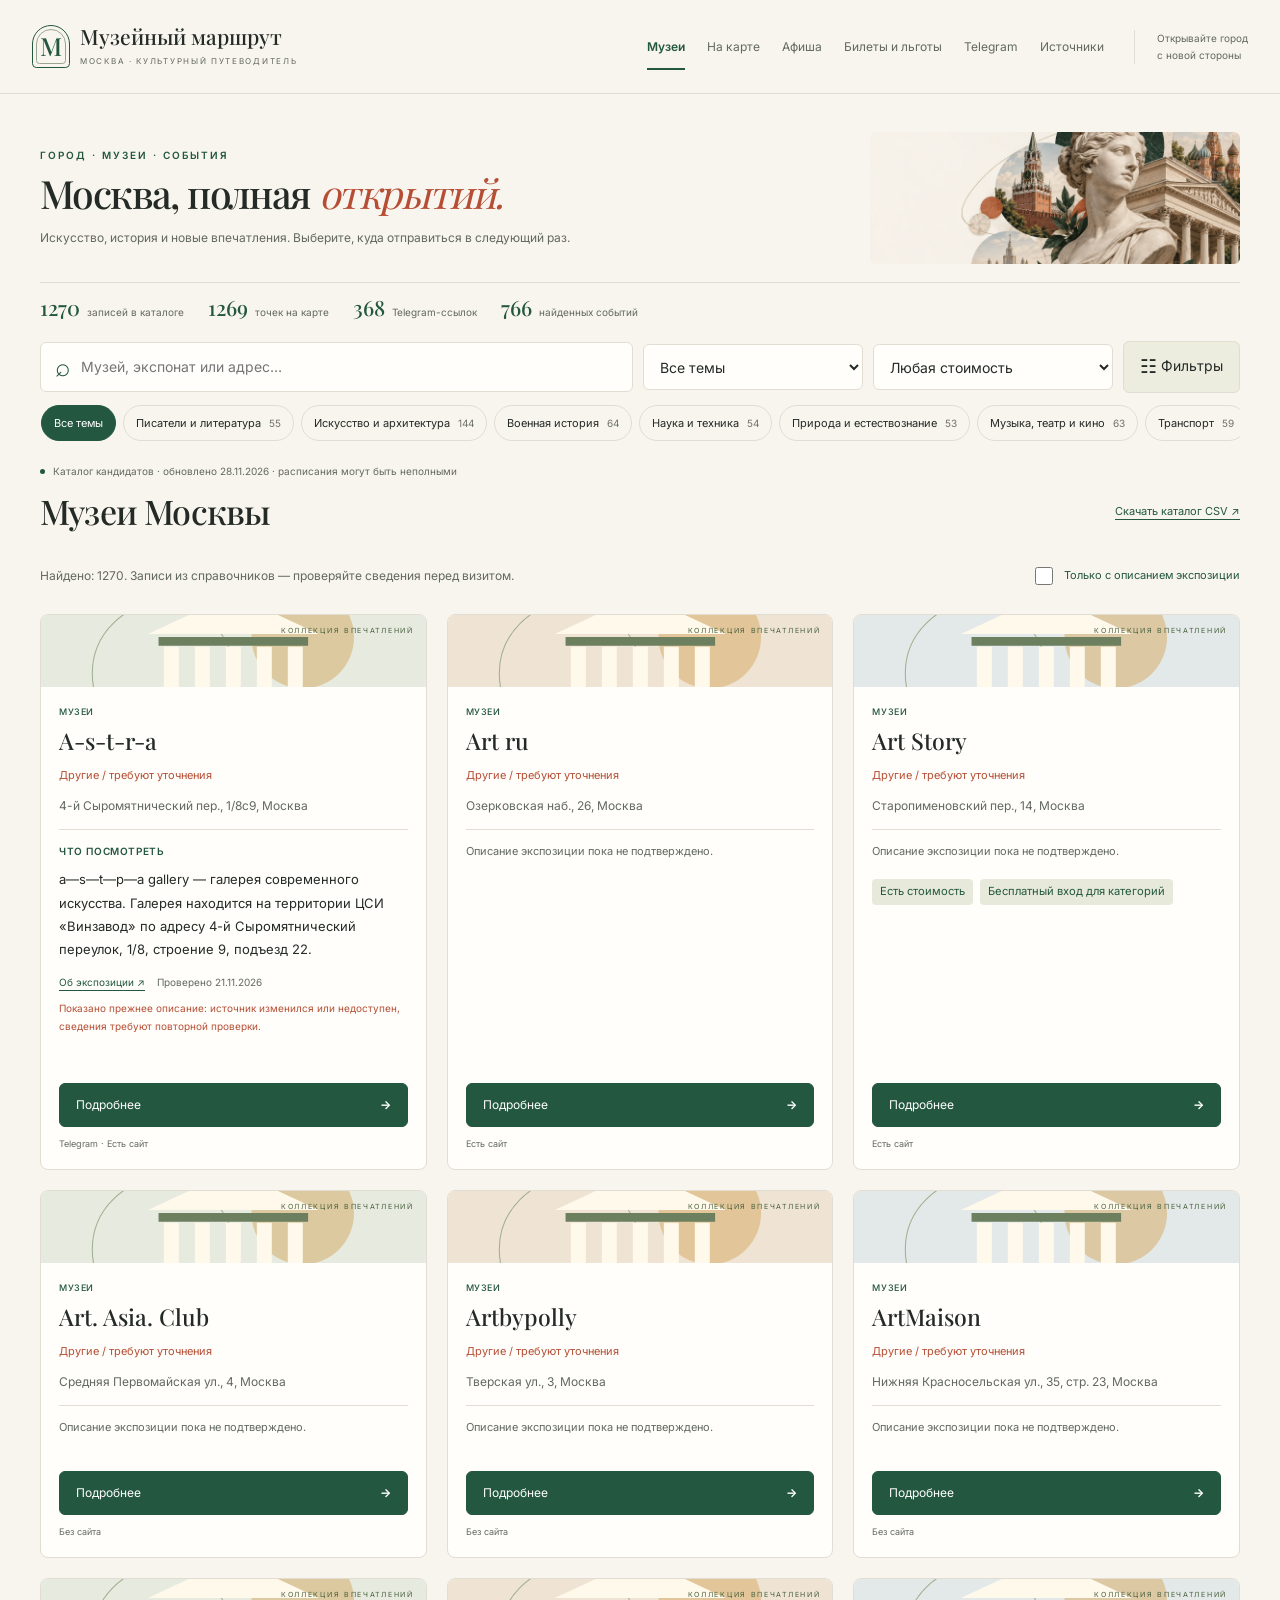
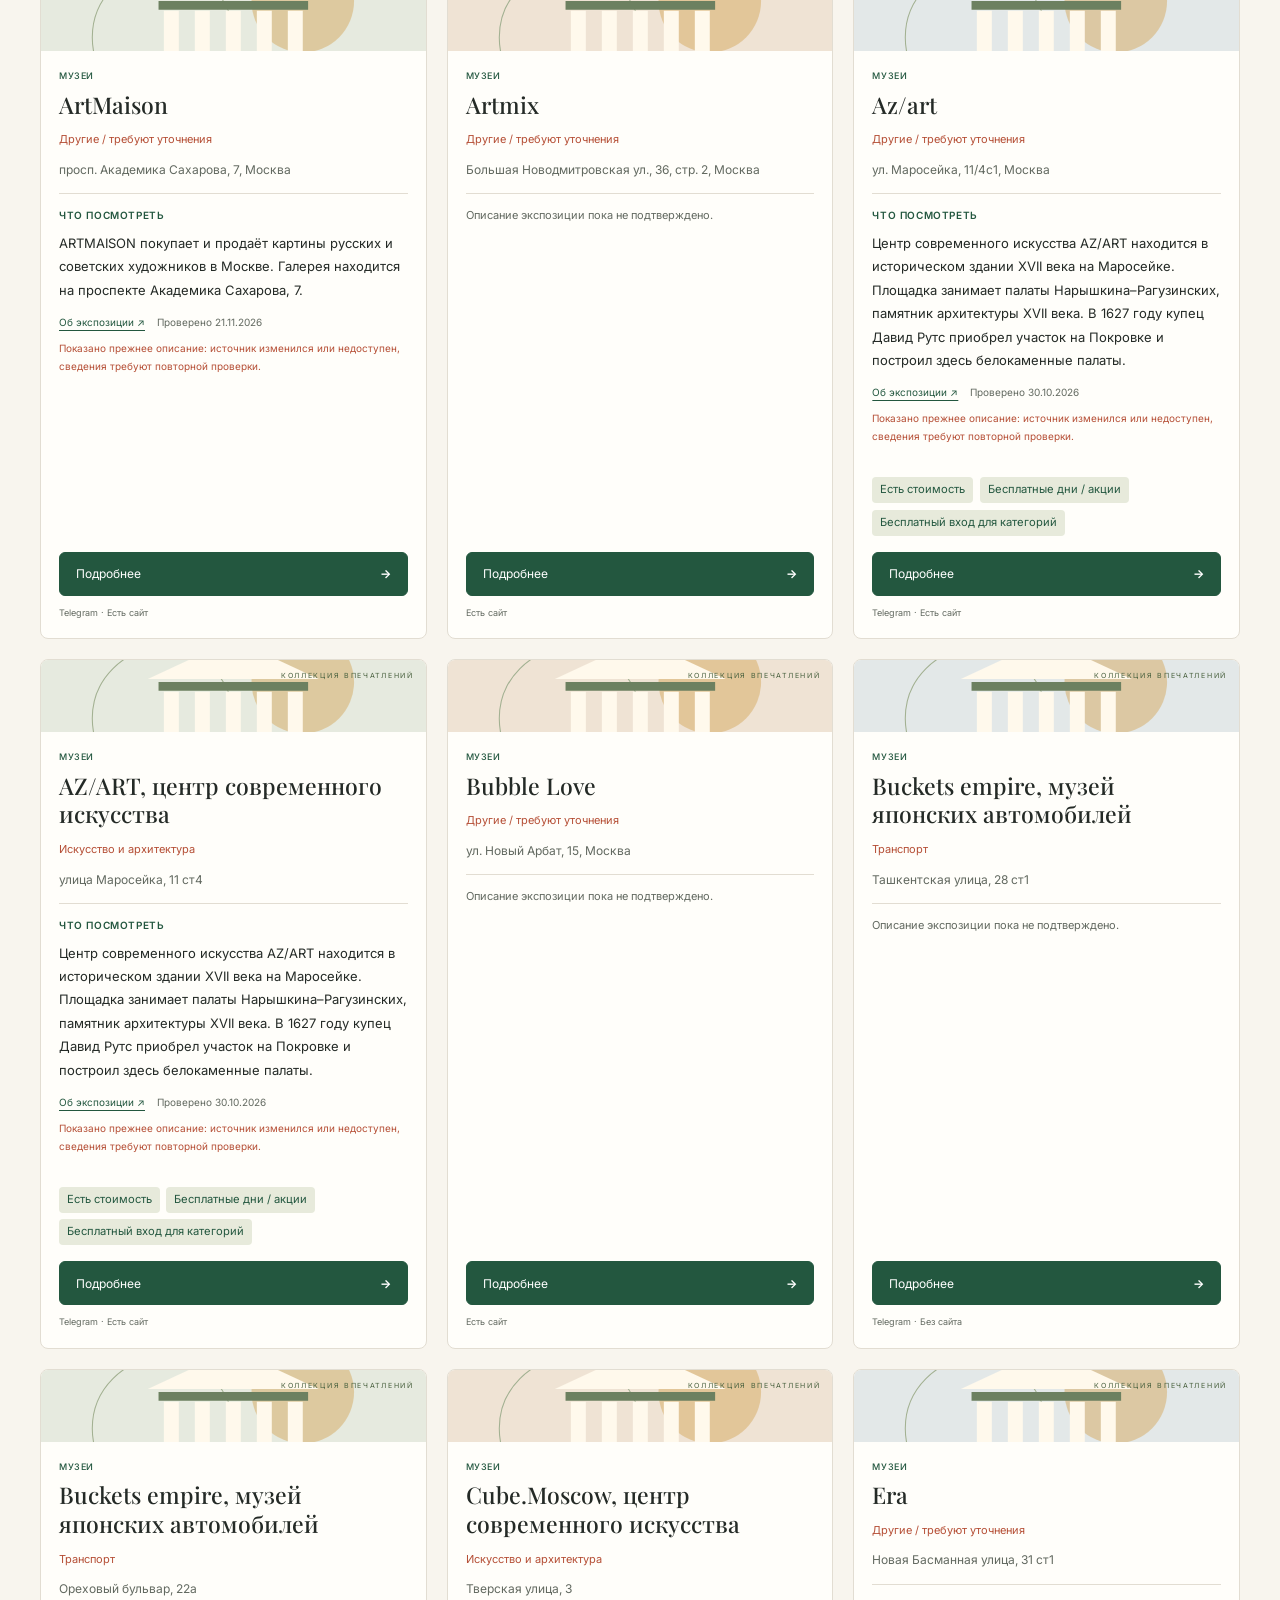
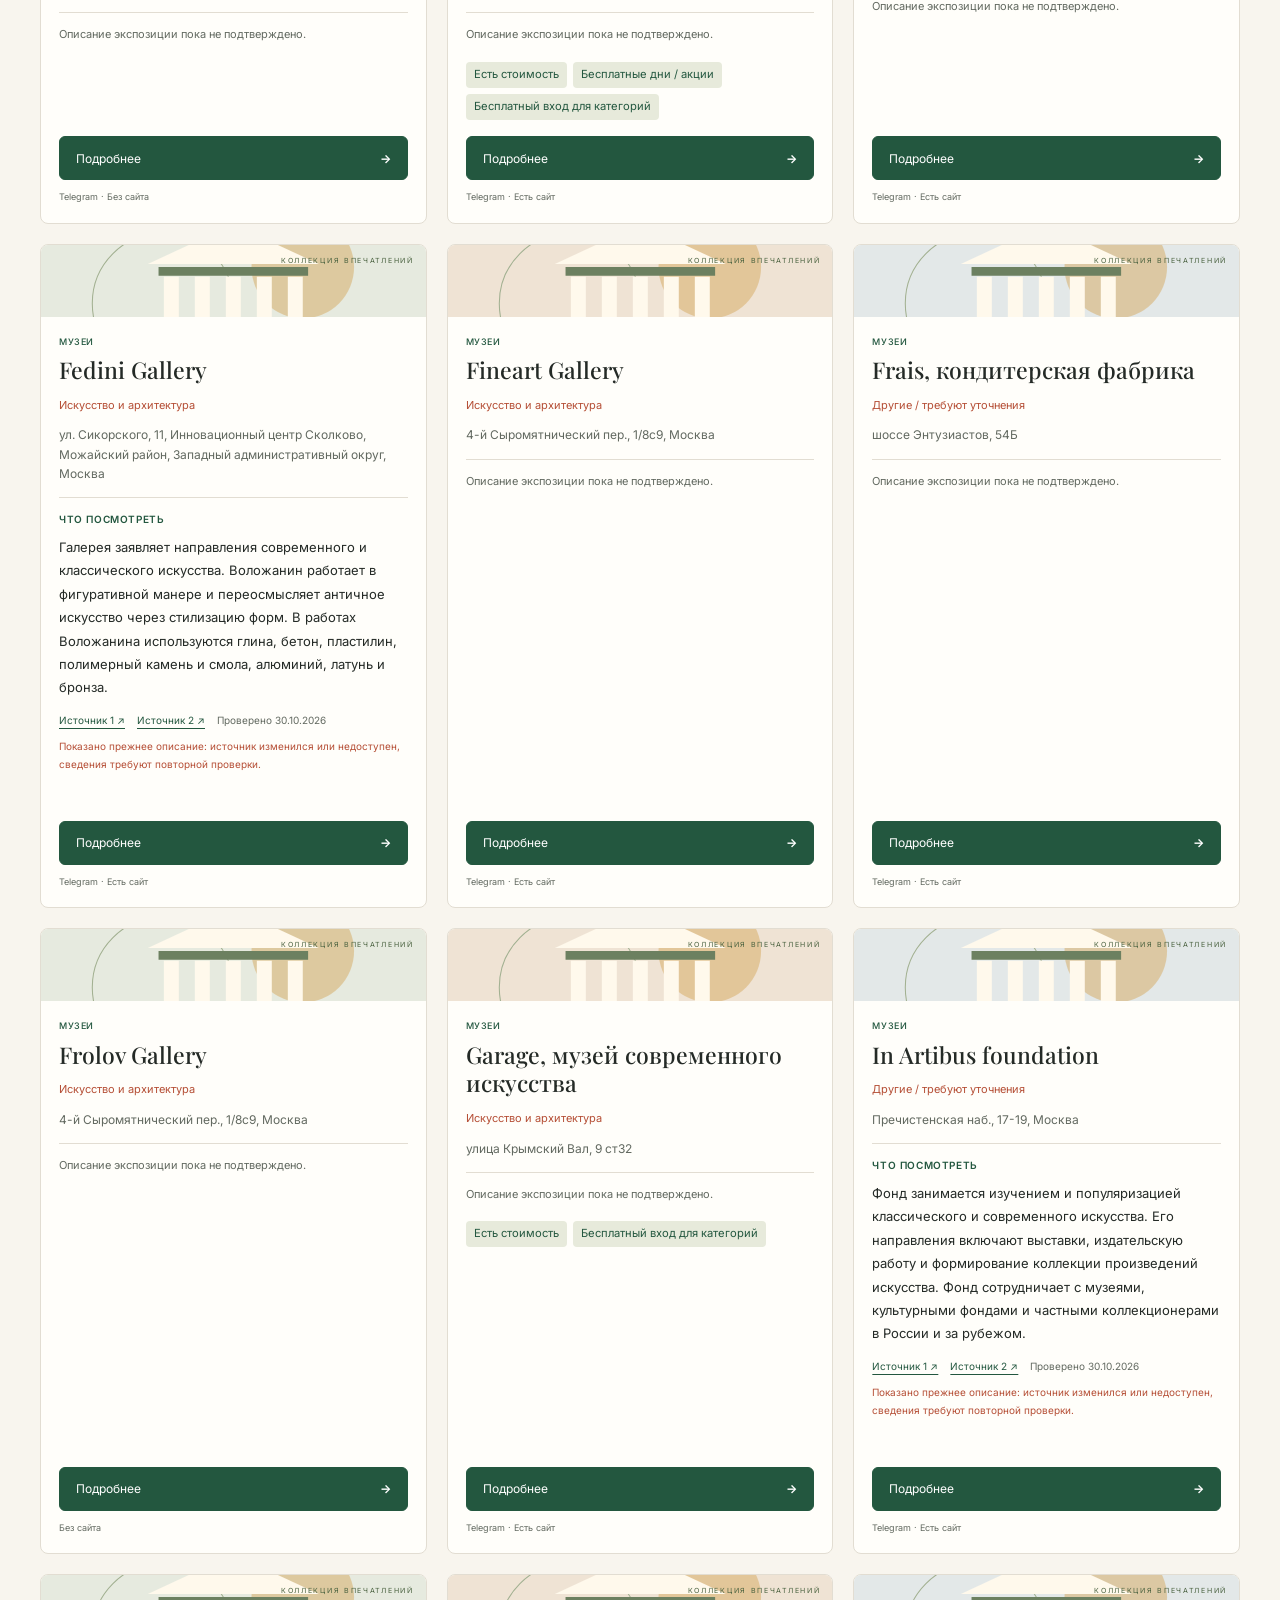
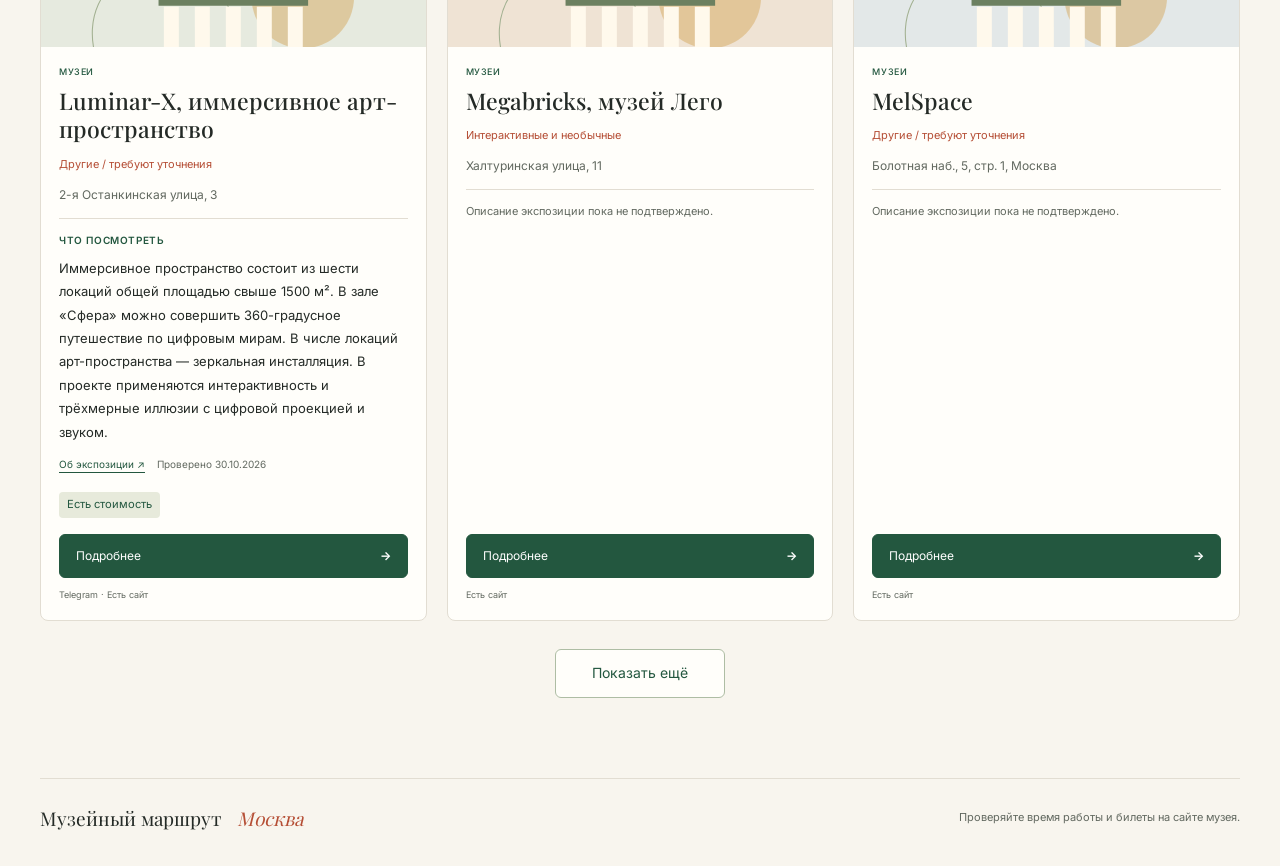
<file: index.html>
<!doctype html>
<html lang="ru">
<head>
  <meta charset="utf-8"><meta name="viewport" content="width=device-width,initial-scale=1">
  <title>Музейный маршрут — Москва</title>
  <meta name="description" content="Музеи и музеи-квартиры Москвы: каталог, карта, афиши и новости публичных Telegram-каналов.">
  <link rel="stylesheet" href="assets/fonts.css"><link rel="icon" href="icon.svg" type="image/svg+xml"><link rel="stylesheet" href="vendor/leaflet.css"><link rel="stylesheet" href="style.css?v=20261030-design2">
  <link rel="stylesheet" href="redesign.css?v=20261030-exposition1"><script defer src="vendor/leaflet.js"></script><script defer src="telegram-feed.js?v=20261121-links"></script><script defer src="admission-view.js?v=20261030-design2"></script><script defer src="update-status.js?v=20261030-exposition1"></script><script defer src="exposition-view.js?v=20261030-exposition1"></script><script defer src="app.js?v=20261030-exposition1"></script>
</head>
<body>
<a class="skip-link" href="#content">К содержимому</a><header class="site-header"><a class="brand" href="#catalog"><span class="brand-mark" aria-hidden="true">М</span><span>Музейный маршрут<small>МОСКВА · КУЛЬТУРНЫЙ ПУТЕВОДИТЕЛЬ</small></span></a><button id="toggle-navigation" class="navigation-toggle" aria-expanded="false" aria-controls="main-navigation" aria-label="Все разделы">☰</button><nav id="main-navigation" class="tabs" aria-label="Разделы"><button data-tab="catalog" class="active">Музеи</button><button data-tab="map">На карте</button><button data-tab="events">Афиша</button><button data-tab="admission">Билеты и льготы</button><button data-tab="telegram">Telegram</button><button data-tab="sources">Источники</button></nav><span class="edition">Открывайте город<br>с новой стороны</span></header>
  <main id="content">
    <section class="hero" aria-label="Музейный путеводитель"><div><p class="eyebrow">ГОРОД · МУЗЕИ · СОБЫТИЯ</p><h1>Москва, полная <em>открытий.</em></h1><p class="intro">Искусство, история и новые впечатления. <br>Выберите, куда отправиться в следующий раз.</p></div><div class="hero-art" aria-hidden="true"><img src="assets/museum-collage.webp" width="1536" height="1024" alt="" decoding="async"></div></section>
    <div id="stats" class="stats" aria-live="polite"></div>
    <details id="discovery-panel" class="discovery-shell" open><summary>Выбрать музеи и тематику</summary><section class="discovery" aria-label="Поиск и фильтры"><div class="searchbar"><label class="search"><span aria-hidden="true">⌕</span><input id="search" type="search" placeholder="Музей, экспонат или адрес…" aria-label="Поиск музеев и событий"></label><label><span class="sr-only">Тематика музея</span><select id="theme"><option value="">Все темы</option></select></label><label><span class="sr-only">Стоимость и бесплатное посещение</span><select id="admission-filter"><option value="">Любая стоимость</option><option value="prices">Есть данные о ценах</option><option value="free-days">Бесплатные дни / акции</option><option value="benefits">Бесплатный вход для категорий</option></select></label><button id="toggle-filters" class="filter-toggle" aria-expanded="false" aria-controls="extra-filters"><span aria-hidden="true">☷</span> Фильтры <span id="filter-count"></span></button></div><div id="extra-filters" class="extra-filters" hidden><label>Формат музея<select id="category"><option value="">Все форматы</option><option>Музеи-квартиры</option><option>Музеи</option></select></label><label>Порядок в каталоге<select id="sort"><option value="name">По названию А–Я</option><option value="name-desc">По названию Я–А</option><option value="theme">По тематике</option><option value="format">По формату музея</option></select></label><label class="check"><input type="checkbox" id="tg-only"> Есть Telegram</label><button id="reset" class="quiet">Сбросить все фильтры ↺</button></div><div id="theme-chips" class="theme-chips" aria-label="Тематика музеев"></div></section></details><div id="status" class="status" role="status">Загружаю каталог…</div>
    <section id="catalog" class="panel"><div class="section-title"><h2>Музеи Москвы</h2><a href="data/museums.csv" download>Скачать каталог CSV ↗</a></div><div class="catalog-results"><p id="catalog-count" class="muted"></p><label class="check"><input type="checkbox" id="exposition-only"> Только с описанием экспозиции</label></div><div id="museum-list" class="museum-grid"></div><button id="more" class="more">Показать ещё</button></section>
    <section id="map" class="panel" hidden><div class="section-title"><h2>Музеи на карте Москвы</h2><p id="map-count" class="muted"></p></div><div class="map-layout"><div id="map-canvas" aria-label="Карта музеев Москвы"></div><aside id="map-museums" aria-label="Музеи на карте"></aside></div><p class="muted">Координаты из справочников. Нажмите на точку, чтобы открыть музей. Подложка карты требует интернета.</p></section>
    <section id="events" class="panel" hidden><div class="section-title"><h2>Афиша музеев Москвы</h2></div><div class="calendar-controls"><button id="prev" aria-label="Предыдущий период">←</button><button id="today">Сегодня</button><button id="next" aria-label="Следующий период">→</button><strong id="period-label"></strong><div class="segments"><button data-period="week" class="active">Неделя</button><button data-period="month">Месяц</button><button data-period="year">Год</button></div><label><span class="sr-only">Тип события</span><select id="event-kind"><option value="">Все события</option><option>Лекция</option><option>Экскурсия</option><option>Событие</option></select></label></div><div class="calendar-filters"><label>Музей / источник <select id="calendar-source"><option value="">Все источники</option></select></label><label>Показывать <select id="calendar-mode"><option value="all">Все программы</option><option value="sessions">Сеансы и дни событий</option><option value="periods">Выставки и длительные программы</option></select></label></div><div id="calendar"></div><details class="calendar-notes"><summary>Источники и полнота расписания</summary><p id="calendar-coverage" class="muted"></p><p class="muted">Даты собираются из календарей, карточек и API сайтов. Отмены и площадку уточняйте по ссылке источника. Отсутствие событий не означает отсутствие программы.</p></details><button id="export-ics" class="quiet export-button">Скачать события в календарь .ics ↓</button><div id="event-list"></div><h3 class="agenda-title">Больше программ — в афишах музеев</h3><div id="agenda-list" class="link-grid"></div></section>
    <section id="admission" class="panel" hidden><div class="section-title"><h2>Билеты и бесплатное посещение</h2><a href="data/admission.csv" download>Скачать тарифы и льготы CSV ↗</a></div><p class="muted">Цены, категории посетителей и условия бесплатного входа с сайтов музеев. Разовый бесплатный день не означает бесплатное посещение в остальные дни; для некоторых льгот нужны документы и регистрация. Не все тарифы включают экскурсии и временные выставки.</p><label class="visitor-filter">Категория посетителя <select id="visitor-category"><option value="">Все опубликованные категории</option><option value="adult">Взрослые / полный билет</option><option value="children">Дети и школьники</option><option value="students">Студенты</option><option value="pensioners">Пенсионеры</option><option value="families">Многодетные семьи</option><option value="disabled">Посетители с инвалидностью</option><option value="veterans">Ветераны и военнослужащие</option></select></label><p id="admission-count" class="muted" role="status"></p><div id="admission-list"></div><button id="more-admission" class="more">Ещё музеи</button></section>
    <section id="telegram" class="panel" hidden>
      <div class="section-title"><div><h2>Новости музеев в Telegram</h2></div><span class="feed-edition" id="feed-updated"></span></div>
      <p class="muted">До пяти последних доступных постов каждого публичного канала на момент сбора. Полная публикация и медиа — по ссылке в Telegram.</p>
      <div class="feed-toolbar">
        <label class="search"><span aria-hidden="true">⌕</span><input id="post-search" type="search" placeholder="Найти в публикациях…" aria-label="Поиск по тексту публикаций"></label>
        <label><span class="sr-only">Дата публикации</span><select id="post-period"><option value="all">За всё время</option><option value="week">Последние 7 дней</option><option value="month">Последние 30 дней</option></select></label>
        <label><span class="sr-only">Порядок публикаций</span><select id="post-sort"><option value="new">Сначала новые</option><option value="old">Сначала старые</option></select></label>
        <button id="saved-posts" aria-pressed="false">Сохранённые <span id="saved-count">0</span></button>
        <button id="reset-feed" class="quiet">Сбросить ленту</button>
      </div>
      <div class="feed-layout">
        <aside class="feed-sidebar" aria-label="Каналы музеев">
          <h3>Каналы</h3><button id="toggle-channels" class="channel-toggle" aria-expanded="false" aria-controls="channel-tools">Каналы и поиск по музеям ↓</button><div id="channel-tools"><label class="search"><input id="channel-search" type="search" placeholder="Название или @канал…" aria-label="Найти канал"></label>
          <label class="sr-only" for="channel">Выбранный Telegram-канал</label><select id="channel"><option value="">Все каналы</option></select>
          <div id="feed-channels" class="feed-channels"></div>
          <details class="feed-unavailable"><summary id="channel-errors-summary">Недоступные каналы</summary><div id="channel-errors" class="muted"></div></details></div>
        </aside>
        <div class="feed-main"><div class="feed-summary"><p id="feed-count" role="status" aria-live="polite"></p><button id="feed-top" class="quiet">К началу ленты ↑</button></div><div id="post-list" class="post-feed"></div><button id="more-posts" class="more">Ещё публикации</button></div>
      </div>
    </section>
    <section id="sources" class="panel" hidden><div class="section-title"><h2>Откуда берутся данные</h2><a href="data/update-report.json" download>Скачать отчёт JSON ↗</a></div><div id="source-report"></div><h3>Последнее обновление</h3><div id="update-health" class="muted" role="status">Загружаю отчёт о проверке источников…</div><details class="methodology"><summary>Как устроен справочник и что важно знать</summary><p>Классификация по тематике предварительно определяется по названию музея; у одного музея может быть несколько тем. Неоднозначные записи отмечены отдельно. Это каталог кандидатов из локальных выгрузок 2ГИС и Яндекс.Карт. Дата исходных выгрузок неизвестна; в них возможны закрытые музеи, школьные музеи и дубли. Филиалы сохраняются отдельно, даже если у них один сайт.</p><p>Контакты и ссылки на афиши собираются с главной и до трёх связанных страниц. Расписание собирается индивидуальными адаптерами и общим поиском дат. Покрытие каждого сайта показано ниже. События общего музейного сайта могут относиться к нескольким филиалам — точное место смотрите в источнике.</p><p>Telegram-ссылка из справочника не подтверждает, что это официальный канал. Публичная страница должна отдавать публикации; закрытые каналы, чаты и боты могут быть недоступны.</p></details><h3>Мониторинг афиш</h3><p class="muted">«Нужен адаптер» означает, что общий сборщик не смог разобрать расписание; это не означает отсутствие событий. Исчезновение карточки не считается подтверждённой отменой.</p><p><a href="data/event-sources.csv" download>Скачать отчёт по сайтам CSV ↗</a></p><div id="event-source-table" class="source-table"></div><a href="data/catalog.json" download>Скачать полный JSON ↗</a></section>
  </main>
  <footer><span class="footer-brand">Музейный маршрут <em>Москва</em></span><span>Проверяйте время работы и билеты на сайте музея.</span></footer>
  <dialog id="museum-dialog" aria-labelledby="museum-detail-title"><button id="close-dialog" aria-label="Закрыть" class="close">×</button><div id="museum-detail"></div></dialog>
</body>
</html>
</file>
<file: assets/fonts.css>
@font-face {
  font-family: 'Inter';
  font-style: normal;
  font-weight: 400;
  font-display: swap;
  src: url(font-0.woff2) format('woff2');
}
@font-face {
  font-family: 'Inter';
  font-style: normal;
  font-weight: 500;
  font-display: swap;
  src: url(font-1.woff2) format('woff2');
}
@font-face {
  font-family: 'Inter';
  font-style: normal;
  font-weight: 600;
  font-display: swap;
  src: url(font-2.woff2) format('woff2');
}
@font-face {
  font-family: 'Inter';
  font-style: normal;
  font-weight: 700;
  font-display: swap;
  src: url(font-3.woff2) format('woff2');
}
@font-face {
  font-family: 'Playfair Display';
  font-style: normal;
  font-weight: 400;
  font-display: swap;
  src: url(font-4.woff2) format('woff2');
}
@font-face {
  font-family: 'Playfair Display';
  font-style: normal;
  font-weight: 500;
  font-display: swap;
  src: url(font-5.woff2) format('woff2');
}
@font-face {
  font-family: 'Playfair Display';
  font-style: normal;
  font-weight: 600;
  font-display: swap;
  src: url(font-6.woff2) format('woff2');
}
</file>
<file: vendor/leaflet.css>
/* required styles */

.leaflet-pane,
.leaflet-tile,
.leaflet-marker-icon,
.leaflet-marker-shadow,
.leaflet-tile-container,
.leaflet-pane > svg,
.leaflet-pane > canvas,
.leaflet-zoom-box,
.leaflet-image-layer,
.leaflet-layer {
	position: absolute;
	left: 0;
	top: 0;
	}
.leaflet-container {
	overflow: hidden;
	}
.leaflet-tile,
.leaflet-marker-icon,
.leaflet-marker-shadow {
	-webkit-user-select: none;
	   -moz-user-select: none;
	        user-select: none;
	  -webkit-user-drag: none;
	}
/* Prevents IE11 from highlighting tiles in blue */
.leaflet-tile::selection {
	background: transparent;
}
/* Safari renders non-retina tile on retina better with this, but Chrome is worse */
.leaflet-safari .leaflet-tile {
	image-rendering: -webkit-optimize-contrast;
	}
/* hack that prevents hw layers "stretching" when loading new tiles */
.leaflet-safari .leaflet-tile-container {
	width: 1600px;
	height: 1600px;
	-webkit-transform-origin: 0 0;
	}
.leaflet-marker-icon,
.leaflet-marker-shadow {
	display: block;
	}
/* .leaflet-container svg: reset svg max-width decleration shipped in Joomla! (joomla.org) 3.x */
/* .leaflet-container img: map is broken in FF if you have max-width: 100% on tiles */
.leaflet-container .leaflet-overlay-pane svg {
	max-width: none !important;
	max-height: none !important;
	}
.leaflet-container .leaflet-marker-pane img,
.leaflet-container .leaflet-shadow-pane img,
.leaflet-container .leaflet-tile-pane img,
.leaflet-container img.leaflet-image-layer,
.leaflet-container .leaflet-tile {
	max-width: none !important;
	max-height: none !important;
	width: auto;
	padding: 0;
	}

.leaflet-container img.leaflet-tile {
	/* See: https://bugs.chromium.org/p/chromium/issues/detail?id=600120 */
	mix-blend-mode: plus-lighter;
}

.leaflet-container.leaflet-touch-zoom {
	-ms-touch-action: pan-x pan-y;
	touch-action: pan-x pan-y;
	}
.leaflet-container.leaflet-touch-drag {
	-ms-touch-action: pinch-zoom;
	/* Fallback for FF which doesn't support pinch-zoom */
	touch-action: none;
	touch-action: pinch-zoom;
}
.leaflet-container.leaflet-touch-drag.leaflet-touch-zoom {
	-ms-touch-action: none;
	touch-action: none;
}
.leaflet-container {
	-webkit-tap-highlight-color: transparent;
}
.leaflet-container a {
	-webkit-tap-highlight-color: rgba(51, 181, 229, 0.4);
}
.leaflet-tile {
	filter: inherit;
	visibility: hidden;
	}
.leaflet-tile-loaded {
	visibility: inherit;
	}
.leaflet-zoom-box {
	width: 0;
	height: 0;
	-moz-box-sizing: border-box;
	     box-sizing: border-box;
	z-index: 800;
	}
/* workaround for https://bugzilla.mozilla.org/show_bug.cgi?id=888319 */
.leaflet-overlay-pane svg {
	-moz-user-select: none;
	}

.leaflet-pane         { z-index: 400; }

.leaflet-tile-pane    { z-index: 200; }
.leaflet-overlay-pane { z-index: 400; }
.leaflet-shadow-pane  { z-index: 500; }
.leaflet-marker-pane  { z-index: 600; }
.leaflet-tooltip-pane   { z-index: 650; }
.leaflet-popup-pane   { z-index: 700; }

.leaflet-map-pane canvas { z-index: 100; }
.leaflet-map-pane svg    { z-index: 200; }

.leaflet-vml-shape {
	width: 1px;
	height: 1px;
	}
.lvml {
	behavior: url(#default#VML);
	display: inline-block;
	position: absolute;
	}


/* control positioning */

.leaflet-control {
	position: relative;
	z-index: 800;
	pointer-events: visiblePainted; /* IE 9-10 doesn't have auto */
	pointer-events: auto;
	}
.leaflet-top,
.leaflet-bottom {
	position: absolute;
	z-index: 1000;
	pointer-events: none;
	}
.leaflet-top {
	top: 0;
	}
.leaflet-right {
	right: 0;
	}
.leaflet-bottom {
	bottom: 0;
	}
.leaflet-left {
	left: 0;
	}
.leaflet-control {
	float: left;
	clear: both;
	}
.leaflet-right .leaflet-control {
	float: right;
	}
.leaflet-top .leaflet-control {
	margin-top: 10px;
	}
.leaflet-bottom .leaflet-control {
	margin-bottom: 10px;
	}
.leaflet-left .leaflet-control {
	margin-left: 10px;
	}
.leaflet-right .leaflet-control {
	margin-right: 10px;
	}


/* zoom and fade animations */

.leaflet-fade-anim .leaflet-popup {
	opacity: 0;
	-webkit-transition: opacity 0.2s linear;
	   -moz-transition: opacity 0.2s linear;
	        transition: opacity 0.2s linear;
	}
.leaflet-fade-anim .leaflet-map-pane .leaflet-popup {
	opacity: 1;
	}
.leaflet-zoom-animated {
	-webkit-transform-origin: 0 0;
	    -ms-transform-origin: 0 0;
	        transform-origin: 0 0;
	}
svg.leaflet-zoom-animated {
	will-change: transform;
}

.leaflet-zoom-anim .leaflet-zoom-animated {
	-webkit-transition: -webkit-transform 0.25s cubic-bezier(0,0,0.25,1);
	   -moz-transition:    -moz-transform 0.25s cubic-bezier(0,0,0.25,1);
	        transition:         transform 0.25s cubic-bezier(0,0,0.25,1);
	}
.leaflet-zoom-anim .leaflet-tile,
.leaflet-pan-anim .leaflet-tile {
	-webkit-transition: none;
	   -moz-transition: none;
	        transition: none;
	}

.leaflet-zoom-anim .leaflet-zoom-hide {
	visibility: hidden;
	}


/* cursors */

.leaflet-interactive {
	cursor: pointer;
	}
.leaflet-grab {
	cursor: -webkit-grab;
	cursor:    -moz-grab;
	cursor:         grab;
	}
.leaflet-crosshair,
.leaflet-crosshair .leaflet-interactive {
	cursor: crosshair;
	}
.leaflet-popup-pane,
.leaflet-control {
	cursor: auto;
	}
.leaflet-dragging .leaflet-grab,
.leaflet-dragging .leaflet-grab .leaflet-interactive,
.leaflet-dragging .leaflet-marker-draggable {
	cursor: move;
	cursor: -webkit-grabbing;
	cursor:    -moz-grabbing;
	cursor:         grabbing;
	}

/* marker & overlays interactivity */
.leaflet-marker-icon,
.leaflet-marker-shadow,
.leaflet-image-layer,
.leaflet-pane > svg path,
.leaflet-tile-container {
	pointer-events: none;
	}

.leaflet-marker-icon.leaflet-interactive,
.leaflet-image-layer.leaflet-interactive,
.leaflet-pane > svg path.leaflet-interactive,
svg.leaflet-image-layer.leaflet-interactive path {
	pointer-events: visiblePainted; /* IE 9-10 doesn't have auto */
	pointer-events: auto;
	}

/* visual tweaks */

.leaflet-container {
	background: #ddd;
	outline-offset: 1px;
	}
.leaflet-container a {
	color: #0078A8;
	}
.leaflet-zoom-box {
	border: 2px dotted #38f;
	background: rgba(255,255,255,0.5);
	}


/* general typography */
.leaflet-container {
	font-family: "Helvetica Neue", Arial, Helvetica, sans-serif;
	font-size: 12px;
	font-size: 0.75rem;
	line-height: 1.5;
	}


/* general toolbar styles */

.leaflet-bar {
	box-shadow: 0 1px 5px rgba(0,0,0,0.65);
	border-radius: 4px;
	}
.leaflet-bar a {
	background-color: #fff;
	border-bottom: 1px solid #ccc;
	width: 26px;
	height: 26px;
	line-height: 26px;
	display: block;
	text-align: center;
	text-decoration: none;
	color: black;
	}
.leaflet-bar a,
.leaflet-control-layers-toggle {
	background-position: 50% 50%;
	background-repeat: no-repeat;
	display: block;
	}
.leaflet-bar a:hover,
.leaflet-bar a:focus {
	background-color: #f4f4f4;
	}
.leaflet-bar a:first-child {
	border-top-left-radius: 4px;
	border-top-right-radius: 4px;
	}
.leaflet-bar a:last-child {
	border-bottom-left-radius: 4px;
	border-bottom-right-radius: 4px;
	border-bottom: none;
	}
.leaflet-bar a.leaflet-disabled {
	cursor: default;
	background-color: #f4f4f4;
	color: #bbb;
	}

.leaflet-touch .leaflet-bar a {
	width: 30px;
	height: 30px;
	line-height: 30px;
	}
.leaflet-touch .leaflet-bar a:first-child {
	border-top-left-radius: 2px;
	border-top-right-radius: 2px;
	}
.leaflet-touch .leaflet-bar a:last-child {
	border-bottom-left-radius: 2px;
	border-bottom-right-radius: 2px;
	}

/* zoom control */

.leaflet-control-zoom-in,
.leaflet-control-zoom-out {
	font: bold 18px 'Lucida Console', Monaco, monospace;
	text-indent: 1px;
	}

.leaflet-touch .leaflet-control-zoom-in, .leaflet-touch .leaflet-control-zoom-out  {
	font-size: 22px;
	}


/* layers control */

.leaflet-control-layers {
	box-shadow: 0 1px 5px rgba(0,0,0,0.4);
	background: #fff;
	border-radius: 5px;
	}
.leaflet-control-layers-toggle {
	background-image: url(images/layers.png);
	width: 36px;
	height: 36px;
	}
.leaflet-retina .leaflet-control-layers-toggle {
	background-image: url(images/layers-2x.png);
	background-size: 26px 26px;
	}
.leaflet-touch .leaflet-control-layers-toggle {
	width: 44px;
	height: 44px;
	}
.leaflet-control-layers .leaflet-control-layers-list,
.leaflet-control-layers-expanded .leaflet-control-layers-toggle {
	display: none;
	}
.leaflet-control-layers-expanded .leaflet-control-layers-list {
	display: block;
	position: relative;
	}
.leaflet-control-layers-expanded {
	padding: 6px 10px 6px 6px;
	color: #333;
	background: #fff;
	}
.leaflet-control-layers-scrollbar {
	overflow-y: scroll;
	overflow-x: hidden;
	padding-right: 5px;
	}
.leaflet-control-layers-selector {
	margin-top: 2px;
	position: relative;
	top: 1px;
	}
.leaflet-control-layers label {
	display: block;
	font-size: 13px;
	font-size: 1.08333em;
	}
.leaflet-control-layers-separator {
	height: 0;
	border-top: 1px solid #ddd;
	margin: 5px -10px 5px -6px;
	}

/* Default icon URLs */
.leaflet-default-icon-path { /* used only in path-guessing heuristic, see L.Icon.Default */
	background-image: url(images/marker-icon.png);
	}


/* attribution and scale controls */

.leaflet-container .leaflet-control-attribution {
	background: #fff;
	background: rgba(255, 255, 255, 0.8);
	margin: 0;
	}
.leaflet-control-attribution,
.leaflet-control-scale-line {
	padding: 0 5px;
	color: #333;
	line-height: 1.4;
	}
.leaflet-control-attribution a {
	text-decoration: none;
	}
.leaflet-control-attribution a:hover,
.leaflet-control-attribution a:focus {
	text-decoration: underline;
	}
.leaflet-attribution-flag {
	display: inline !important;
	vertical-align: baseline !important;
	width: 1em;
	height: 0.6669em;
	}
.leaflet-left .leaflet-control-scale {
	margin-left: 5px;
	}
.leaflet-bottom .leaflet-control-scale {
	margin-bottom: 5px;
	}
.leaflet-control-scale-line {
	border: 2px solid #777;
	border-top: none;
	line-height: 1.1;
	padding: 2px 5px 1px;
	white-space: nowrap;
	-moz-box-sizing: border-box;
	     box-sizing: border-box;
	background: rgba(255, 255, 255, 0.8);
	text-shadow: 1px 1px #fff;
	}
.leaflet-control-scale-line:not(:first-child) {
	border-top: 2px solid #777;
	border-bottom: none;
	margin-top: -2px;
	}
.leaflet-control-scale-line:not(:first-child):not(:last-child) {
	border-bottom: 2px solid #777;
	}

.leaflet-touch .leaflet-control-attribution,
.leaflet-touch .leaflet-control-layers,
.leaflet-touch .leaflet-bar {
	box-shadow: none;
	}
.leaflet-touch .leaflet-control-layers,
.leaflet-touch .leaflet-bar {
	border: 2px solid rgba(0,0,0,0.2);
	background-clip: padding-box;
	}


/* popup */

.leaflet-popup {
	position: absolute;
	text-align: center;
	margin-bottom: 20px;
	}
.leaflet-popup-content-wrapper {
	padding: 1px;
	text-align: left;
	border-radius: 12px;
	}
.leaflet-popup-content {
	margin: 13px 24px 13px 20px;
	line-height: 1.3;
	font-size: 13px;
	font-size: 1.08333em;
	min-height: 1px;
	}
.leaflet-popup-content p {
	margin: 17px 0;
	margin: 1.3em 0;
	}
.leaflet-popup-tip-container {
	width: 40px;
	height: 20px;
	position: absolute;
	left: 50%;
	margin-top: -1px;
	margin-left: -20px;
	overflow: hidden;
	pointer-events: none;
	}
.leaflet-popup-tip {
	width: 17px;
	height: 17px;
	padding: 1px;

	margin: -10px auto 0;
	pointer-events: auto;

	-webkit-transform: rotate(45deg);
	   -moz-transform: rotate(45deg);
	    -ms-transform: rotate(45deg);
	        transform: rotate(45deg);
	}
.leaflet-popup-content-wrapper,
.leaflet-popup-tip {
	background: white;
	color: #333;
	box-shadow: 0 3px 14px rgba(0,0,0,0.4);
	}
.leaflet-container a.leaflet-popup-close-button {
	position: absolute;
	top: 0;
	right: 0;
	border: none;
	text-align: center;
	width: 24px;
	height: 24px;
	font: 16px/24px Tahoma, Verdana, sans-serif;
	color: #757575;
	text-decoration: none;
	background: transparent;
	}
.leaflet-container a.leaflet-popup-close-button:hover,
.leaflet-container a.leaflet-popup-close-button:focus {
	color: #585858;
	}
.leaflet-popup-scrolled {
	overflow: auto;
	}

.leaflet-oldie .leaflet-popup-content-wrapper {
	-ms-zoom: 1;
	}
.leaflet-oldie .leaflet-popup-tip {
	width: 24px;
	margin: 0 auto;

	-ms-filter: "progid:DXImageTransform.Microsoft.Matrix(M11=0.70710678, M12=0.70710678, M21=-0.70710678, M22=0.70710678)";
	filter: progid:DXImageTransform.Microsoft.Matrix(M11=0.70710678, M12=0.70710678, M21=-0.70710678, M22=0.70710678);
	}

.leaflet-oldie .leaflet-control-zoom,
.leaflet-oldie .leaflet-control-layers,
.leaflet-oldie .leaflet-popup-content-wrapper,
.leaflet-oldie .leaflet-popup-tip {
	border: 1px solid #999;
	}


/* div icon */

.leaflet-div-icon {
	background: #fff;
	border: 1px solid #666;
	}


/* Tooltip */
/* Base styles for the element that has a tooltip */
.leaflet-tooltip {
	position: absolute;
	padding: 6px;
	background-color: #fff;
	border: 1px solid #fff;
	border-radius: 3px;
	color: #222;
	white-space: nowrap;
	-webkit-user-select: none;
	-moz-user-select: none;
	-ms-user-select: none;
	user-select: none;
	pointer-events: none;
	box-shadow: 0 1px 3px rgba(0,0,0,0.4);
	}
.leaflet-tooltip.leaflet-interactive {
	cursor: pointer;
	pointer-events: auto;
	}
.leaflet-tooltip-top:before,
.leaflet-tooltip-bottom:before,
.leaflet-tooltip-left:before,
.leaflet-tooltip-right:before {
	position: absolute;
	pointer-events: none;
	border: 6px solid transparent;
	background: transparent;
	content: "";
	}

/* Directions */

.leaflet-tooltip-bottom {
	margin-top: 6px;
}
.leaflet-tooltip-top {
	margin-top: -6px;
}
.leaflet-tooltip-bottom:before,
.leaflet-tooltip-top:before {
	left: 50%;
	margin-left: -6px;
	}
.leaflet-tooltip-top:before {
	bottom: 0;
	margin-bottom: -12px;
	border-top-color: #fff;
	}
.leaflet-tooltip-bottom:before {
	top: 0;
	margin-top: -12px;
	margin-left: -6px;
	border-bottom-color: #fff;
	}
.leaflet-tooltip-left {
	margin-left: -6px;
}
.leaflet-tooltip-right {
	margin-left: 6px;
}
.leaflet-tooltip-left:before,
.leaflet-tooltip-right:before {
	top: 50%;
	margin-top: -6px;
	}
.leaflet-tooltip-left:before {
	right: 0;
	margin-right: -12px;
	border-left-color: #fff;
	}
.leaflet-tooltip-right:before {
	left: 0;
	margin-left: -12px;
	border-right-color: #fff;
	}

/* Printing */

@media print {
	/* Prevent printers from removing background-images of controls. */
	.leaflet-control {
		-webkit-print-color-adjust: exact;
		print-color-adjust: exact;
		}
	}
</file>
<file: style.css>
/* Admission facts retain category and venue context. */
.visitor-filter{display:block;font-size:.85rem;color:var(--muted);margin:1.5rem 0}.visitor-filter select{display:block;margin-top:.5rem;max-width:100%}
.admission-documents{margin-top:1.5rem;font-size:.8rem;overflow-wrap:anywhere}.admission-documents summary{cursor:pointer;min-height:2.75rem;padding:.5rem 0}
.admission-badges{display:flex;flex-wrap:wrap;gap:.4rem;margin:0 0 1rem}.admission-badges span{font-size:.7rem;color:var(--green);background:#e7eadb;padding:.25rem .5rem;border-radius:4px}.admission-card{border:1px solid var(--line);background:var(--white);margin:1rem 0}.admission-card>summary{cursor:pointer;display:flex;align-items:center;justify-content:space-between;gap:1rem;padding:1.25rem 1.5rem;list-style:none}.admission-card>summary:before{content:'+';color:var(--green);font-size:1.5rem}.admission-card[open]>summary:before{content:'−'}.admission-card>summary>span:first-of-type{flex:1}.admission-card>summary strong{font-family:Georgia,serif;font-size:1.2rem;font-weight:400}.admission-card>summary small{display:block;color:var(--muted);margin-top:.3rem}.admission-card>summary>span:last-child{font-size:.8rem;color:var(--muted)}.admission-card-body{padding:0 1.5rem 1.5rem}.admission-meta{font-size:.75rem;color:var(--muted)}.admission-subtitle{font-family:Georgia,serif;font-size:1.2rem;font-weight:400;margin:1.5rem 0 .75rem}.tariff-scroll{overflow:auto}.tariff-table{border-collapse:collapse;width:100%;font-size:.85rem}.tariff-table th{text-align:left;background:#e7eadb;font-weight:500}.tariff-table th,.tariff-table td{padding:.75rem;border:1px solid var(--line);vertical-align:top}.tariff-table th:first-child{min-width:12rem}.tariff-table th:last-child{min-width:11rem}.tariff-table strong{font-weight:500}.tariff-table small{display:block;color:var(--muted);margin-top:.5rem}.tariff-table p{margin:0 0 .5rem}.tariff-price{color:var(--green);min-width:7rem;max-width:15rem;font-weight:600}.free-rule{padding:1rem 0;border-bottom:1px solid var(--line)}.free-rule h4{font-size:1rem;font-weight:600;margin:.5rem 0}.free-rule p{font-size:.85rem;margin:.5rem 0;overflow-wrap:anywhere}.free-rule a{font-size:.8rem}.admission-detail{border-top:1px solid var(--line);margin:1.5rem 0;padding-top:1rem}.admission-detail>details>summary{cursor:pointer;padding:.75rem 0;font-size:.85rem}.admission-card summary:focus-visible,.admission-detail summary:focus-visible{outline:3px solid var(--accent);outline-offset:3px}
@media(max-width:580px){.admission-card>summary{padding:1rem;flex-wrap:wrap;gap:.5rem}.admission-card>summary>span:last-child{flex-basis:100%;margin-left:1.5rem}.admission-card-body{padding:0 1rem 1rem}.admission-card>summary strong{font-size:1.1rem}.tariff-table{font-size:.8rem}}
.feed-edition{font-size:.8rem;color:var(--muted);white-space:nowrap}.feed-toolbar{display:flex;flex-wrap:wrap;gap:.75rem;align-items:center;padding:1rem 0 1.5rem;border-bottom:1px solid var(--line)}.feed-toolbar .search{min-width:16rem}.feed-toolbar input[type=search]{min-width:0}.feed-toolbar select{max-width:100%}.feed-toolbar button[aria-pressed=true]{background:var(--green);color:var(--white)}#saved-count{padding-left:.4rem;font-size:.8rem}.feed-layout{display:grid;grid-template-columns:17rem minmax(0,1fr);gap:2rem;align-items:start;padding-top:1.5rem}.feed-sidebar{position:sticky;top:1rem;min-width:0}.feed-sidebar h3{font-size:1.5rem;margin:0 0 1rem}.feed-sidebar .search{padding:0 .75rem}.feed-sidebar input[type=search]{min-width:0;font-size:.85rem}.feed-sidebar>select{width:100%;max-width:100%;margin:.75rem 0}.feed-channels{max-height:30rem;overflow:auto;scrollbar-width:thin}.feed-channel{display:flex;align-items:center;justify-content:space-between;gap:.75rem;width:100%;text-align:left;border:0;border-bottom:1px solid var(--line);background:transparent;padding:.75rem;min-height:3.5rem;font-size:.85rem}.feed-channel span{min-width:0;overflow-wrap:anywhere}.feed-channel small{display:block;font-size:.75rem;color:var(--muted);margin-top:.25rem}.feed-channel b{font-size:.75rem;font-weight:500;background:#e7eadb;padding:.25rem .5rem;border-radius:1rem}.feed-channel.active{background:#e7eadb;box-shadow:inset 3px 0 var(--green)}.feed-channel.active b{background:var(--green);color:white}.feed-unavailable{border-top:1px solid var(--line);margin-top:1rem;padding-top:1rem;font-size:.8rem;color:var(--muted)}.feed-unavailable summary{cursor:pointer;min-height:2.75rem;display:list-item}.feed-unavailable #channel-errors{max-height:12rem;overflow:auto}.feed-unavailable a{display:block;padding:.4rem 0}.feed-main{min-width:0;max-width:48rem}.feed-summary{display:flex;justify-content:space-between;align-items:center;gap:1rem;margin-bottom:1rem}.feed-summary p{color:var(--muted);font-size:.8rem;margin:0}.feed-summary button{font-size:.8rem;white-space:nowrap}.post-feed{display:block}.feed-day{display:flex;align-items:center;gap:1rem;color:var(--muted);font-family:'Segoe UI',sans-serif;font-size:.8rem;font-weight:500;margin:1.5rem 0 1rem}.feed-day:after{content:'';height:1px;flex:1;background:var(--line)}.feed-day:first-child{margin-top:0}.post-feed .post{padding:1.5rem 2rem;border-radius:4px;margin-bottom:1rem;background:var(--white);border:1px solid var(--line)}.post-feed .post-header{display:flex;align-items:start;gap:.75rem;border:0;padding:0;margin:0;max-width:none}.channel-avatar{flex:0 0 2.75rem;display:grid;place-items:center;height:2.75rem;border-radius:50%;background:#e7eadb;color:var(--green);font-family:Georgia,serif;font-size:1.4rem}.post-author{flex:1;min-width:0}.post-feed .post-author h3{font-family:'Segoe UI',sans-serif;font-size:.95rem;font-weight:600;line-height:1.4;margin:0 0 .25rem;overflow-wrap:anywhere}.post-feed .post-author h3 a{font-size:inherit;text-decoration:none;color:var(--ink)}.post-feed .post-author h3 a:hover{text-decoration:underline}.post-author>span{font-size:.8rem;color:var(--muted);overflow-wrap:anywhere}.post-feed .post-header time{flex:none;margin:0;font-size:.8rem;text-align:right}.post-header time small{display:block;font-size:.65rem;line-height:1.2;margin-top:.25rem}.post-text{position:relative;white-space:pre-wrap;overflow-wrap:anywhere;font-size:1rem;line-height:1.75;margin:1.5rem 0 1rem}.post-text.is-collapsed{max-height:20rem;overflow:hidden}.post-text.is-collapsed:after{content:'';position:absolute;bottom:0;left:0;right:0;height:3rem;background:linear-gradient(transparent,var(--white));pointer-events:none}.post-expand{font-size:.85rem;border:0;padding:.5rem 0;color:var(--green);margin-bottom:.5rem}.post-footer{display:flex;align-items:center;justify-content:space-between;gap:1rem;border-top:1px solid var(--line);padding-top:.75rem}.post-feed .post-footer a{font-size:.85rem;min-height:2.75rem;display:flex;align-items:center}.post-footer button{font-size:.8rem;white-space:nowrap}.post-footer button[aria-pressed=true]{background:#e7eadb;border-color:var(--green);color:var(--green)}
@media(max-width:1000px){.feed-layout{grid-template-columns:14rem minmax(0,1fr);gap:1rem}.post-feed .post{padding:1.5rem}.feed-toolbar .search{flex-basis:100%}}
@media(max-width:700px){.feed-layout{grid-template-columns:1fr}.feed-sidebar{position:static}.feed-channels{max-height:11rem}.feed-sidebar h3{margin-bottom:.75rem}.feed-sidebar>select{margin:.75rem 0}.feed-toolbar{gap:.5rem}.feed-toolbar select{font-size:.85rem;width:100%}.feed-toolbar label:not(.search){flex:1;min-width:8rem}.feed-toolbar .search{min-width:0}.feed-toolbar button{flex:1;font-size:.85rem}.feed-summary{align-items:start;gap:.5rem}.feed-summary button{padding:.5rem;font-size:.75rem}.post-feed .post{padding:1rem}.post-text{font-size:.95rem;line-height:1.7}.feed-edition{white-space:normal}.post-footer{gap:.5rem}.post-feed .post-footer a{font-size:.8rem}.post-footer button{padding:.5rem .75rem}.channel-avatar{flex-basis:2.25rem;height:2.25rem;font-size:1.2rem}}
</file>
<file: redesign.css>
/* Based on the complete ChatGPT design board of 30 October 2026. */
:root{--paper:#f8f5ee;--white:#fffefa;--green:#23573f;--ink:#242a26;--muted:#626960;--accent:#b54e35;--line:#e2ddd2;--soft:#e8ecdf;--gold:#d6a960;--sans:'Inter','Segoe UI',sans-serif;--serif:'Playfair Display',Georgia,serif}
*{box-sizing:border-box}html{scroll-behavior:smooth;scroll-padding-top:100px}body{margin:0;background:var(--paper);color:var(--ink);font:14px/1.6 var(--sans);-webkit-font-smoothing:antialiased}button,input,select{font:inherit;color:inherit}button,select,summary{cursor:pointer}a{color:var(--green);text-underline-offset:4px}a:hover{color:var(--accent)}button{min-height:44px;border:1px solid var(--line);background:var(--white);border-radius:6px;padding:10px 16px;transition:background .15s,border-color .15s,transform .15s}button:hover{background:var(--soft);border-color:#b8c1ad}button:active{transform:translateY(1px)}:focus-visible{outline:3px solid var(--accent);outline-offset:3px}input[type=search]:focus-visible{outline:none}.search:focus-within{outline:2px solid var(--green);outline-offset:2px}h1,h2,h3{font-family:var(--serif);font-weight:500;line-height:1.2}h1{font-size:46px;letter-spacing:-1.6px;margin:12px 0 16px}h1 em{color:var(--accent);font-weight:400}h2{font-size:34px;letter-spacing:-.8px;margin:0}h3{font-size:23px;margin:12px 0}p{margin:0 0 16px}img{max-width:100%;display:block}[hidden]{display:none!important}.sr-only{position:absolute;width:1px;height:1px;overflow:hidden;clip:rect(0,0,0,0)}.skip-link{position:fixed;left:16px;top:-80px;z-index:9999;padding:12px;background:var(--white)}.skip-link:focus{top:12px}
.site-header{height:94px;padding:0 32px;max-width:1440px;margin:auto;display:flex;align-items:center;gap:30px;border-bottom:1px solid var(--line)}.brand{display:flex;align-items:center;gap:10px;text-decoration:none;color:var(--ink);font:500 21px/1.15 var(--serif);white-space:nowrap}.brand-mark{width:38px;height:43px;display:grid;place-items:center;border:1px solid var(--green);border-radius:22px 22px 5px 5px;color:var(--green);font-size:25px;position:relative}.brand-mark:after{content:'';position:absolute;inset:3px;border:1px solid #99a58e;border-radius:inherit}.brand small{display:block;font:8px/1.7 var(--sans);letter-spacing:1.7px;margin-top:7px;color:var(--muted)}.tabs{display:flex;align-items:stretch;align-self:stretch;gap:22px;margin-left:auto;min-width:0}.tabs button{padding:0;border:0;border-radius:0;background:none;position:relative;white-space:nowrap;font-size:12px;color:var(--muted);min-height:44px}.tabs button.active{color:var(--green);font-weight:600}.tabs button.active:after{content:'';position:absolute;bottom:23px;height:2px;left:0;right:0;background:var(--green)}.tabs button:hover{color:var(--green)}.edition{border-left:1px solid var(--line);padding-left:22px;font-size:10px;color:var(--muted);line-height:1.7;white-space:nowrap}
main{max-width:1264px;margin:auto;padding:34px 32px 64px;min-height:75vh}.hero{display:grid;grid-template-columns:1.3fr 1fr;align-items:center;min-height:230px;padding:4px 0 24px;gap:32px}.eyebrow{font-size:10px;letter-spacing:2px;color:var(--green);font-weight:600;margin:0}.intro{font-size:14px;color:var(--muted);line-height:1.8;margin:0}.hero-art{height:210px;position:relative;overflow:hidden;border-radius:120px 120px 8px 8px;background:#e6e9dc;isolation:isolate;max-width:430px;justify-self:end;width:100%}.hero-art:before{content:'';position:absolute;background:#d8a778;width:150px;height:150px;border-radius:50%;right:20px;top:36px}.hero-art:after{content:'';position:absolute;background:#bfcdb3;width:110%;height:100px;left:-5%;bottom:-54px;transform:rotate(-9deg);z-index:-1}.art-orbit{position:absolute;width:290px;height:290px;border:1px solid #a5b295;border-radius:50%;top:24px;left:40px}.art-building{position:absolute;width:170px;height:140px;left:65px;bottom:21px;background:#f8f0df;box-shadow:9px 8px 0 #b8bfa4;transform:rotate(-7deg);display:grid;place-items:center;border-bottom:12px double #8e9a7c}.art-building:before{content:'';position:absolute;top:-38px;left:-16px;border-left:100px solid transparent;border-right:100px solid transparent;border-bottom:38px solid #f8f0df}.art-building:after{content:'';position:absolute;inset:12px;background:repeating-linear-gradient(90deg,transparent 0 10px,#d5d5be 10px 19px,transparent 19px 30px);border-top:6px double #9ba288}.art-building b{font:64px var(--serif);color:var(--green);z-index:1;background:#f8f0df;padding:0 8px}.art-caption{position:absolute;bottom:12px;right:12px;writing-mode:vertical-rl;font-size:7px;letter-spacing:1.5px;color:var(--green)}.art-number{position:absolute;right:46px;top:25px;font:italic 24px var(--serif);color:var(--green)}.stats{display:flex;align-items:center;gap:24px;border-top:1px solid var(--line);padding:14px 0 18px;margin-bottom:6px}.stat{display:flex;align-items:baseline;gap:7px}.stat strong{font:500 21px var(--serif);color:var(--green)}.stat span{font-size:10px;color:var(--muted)}body:not([data-view=catalog]) .hero,body:not([data-view=catalog]) #stats{display:none}
.discovery{margin-bottom:12px}.searchbar{display:grid;grid-template-columns:minmax(220px,1fr) minmax(150px,220px) minmax(150px,240px) auto;gap:10px;align-items:center}.search{display:flex;align-items:center;gap:10px;min-width:0;background:var(--white);border:1px solid var(--line);border-radius:6px;padding:0 14px}.search>span{font-size:26px;color:var(--green);line-height:1}.search input{width:100%;min-width:0;background:transparent;border:0;padding:13px 0;outline:0}select{border:1px solid var(--line);border-radius:6px;background:var(--white);padding:12px 30px 12px 12px;min-height:46px;max-width:100%;width:100%;text-overflow:ellipsis}.filter-toggle{white-space:nowrap;background:#ececdf}.filter-toggle>span:first-child{font-size:19px;vertical-align:middle}.filter-toggle[aria-expanded=true]{background:var(--green);color:white}.extra-filters{padding:16px;margin-top:10px;background:#f0eee5;border-radius:6px;display:flex;align-items:end;gap:16px;flex-wrap:wrap}.extra-filters>label{font-size:11px;color:var(--muted);min-width:160px;flex:1}.extra-filters select{margin-top:5px}.extra-filters .check{flex:none;min-width:0;color:var(--ink);padding:10px 0;display:flex;align-items:center;gap:8px}.check input{width:18px;height:18px;accent-color:var(--green)}.quiet{background:transparent;color:var(--green)}.theme-chips{display:flex;gap:7px;overflow:auto;padding:12px 1px 8px;scrollbar-width:thin}.theme-chips button{flex:none;border-radius:30px;min-height:36px;padding:6px 12px;font-size:11px;background:transparent;white-space:nowrap}.theme-chips button.active{background:var(--green);color:white;border-color:var(--green)}.theme-chips span{opacity:.65;font-size:10px;margin-left:5px}.status{font-size:10px;color:var(--muted);margin:0 0 27px;display:flex;align-items:center;gap:8px}.status:before{content:'';width:5px;height:5px;background:var(--green);border-radius:50%;flex:none}body[data-view=sources] .discovery{display:none}.section-title{display:flex;justify-content:space-between;align-items:center;gap:16px;margin:0 0 22px}.section-title>a,.section-title>button{font-size:11px}.section-title>p{margin:0}.muted{color:var(--muted);font-size:12px;line-height:1.7}.panel>p{max-width:920px}.panel{padding-bottom:16px}.panel>h3{margin-top:32px}.museum-grid{display:grid;grid-template-columns:repeat(3,minmax(0,1fr));gap:20px}.museum-card{background:var(--white);border:1px solid var(--line);border-radius:8px;overflow:hidden;display:flex;flex-direction:column;transition:box-shadow .2s,transform .2s}.museum-card:hover{box-shadow:0 8px 24px #263c2410;transform:translateY(-3px)}.museum-art{height:108px;position:relative;overflow:hidden;background:#e6eadf}.museum-art svg{width:100%;height:100%;display:block}.museum-art small{position:absolute;right:12px;top:10px;font-size:7px;letter-spacing:1.7px;color:#49613f}.museum-card:nth-child(3n+2) .museum-art{background:#efe3d4}.museum-card:nth-child(3n) .museum-art{background:#e3e8e8}.museum-card-body{padding:20px;flex:1;display:flex;flex-direction:column}.tag{display:inline-block;font:500 9px/1.5 var(--sans);letter-spacing:.6px;text-transform:uppercase;color:var(--green)}.museum-card h3{font-size:23px;line-height:1.25;margin:8px 0 12px;overflow-wrap:anywhere}.theme-label{display:block;font:11px/1.5 var(--sans);color:var(--accent);margin:0 0 12px}.museum-card p{font-size:12px;color:var(--muted);margin:0 0 18px;flex:1}.card-footer{display:flex;flex-direction:column;gap:10px;margin-top:auto}.card-footer button{width:100%;background:var(--green);border-color:var(--green);color:white;text-align:left;display:flex;justify-content:space-between;align-items:center;font-size:12px}.card-footer button:hover{background:#173d2b}.card-footer span{font-size:9px;color:var(--muted)}.more{display:block;margin:28px auto 0;padding:12px 36px;border-color:#aebda4;color:var(--green)}.empty{padding:32px;background:#f0eee5;border-radius:8px;grid-column:1/-1;color:var(--muted)}
.map-layout{display:grid;grid-template-columns:minmax(0,1fr) 290px;border:1px solid var(--line);border-radius:8px;overflow:hidden;margin-bottom:14px}#map-canvas{height:580px;background:#e4e8de;z-index:0}#map-museums{height:580px;overflow:auto;background:var(--white);padding:8px 18px}.map-item{padding:18px 0;border-bottom:1px solid var(--line)}.map-item h3{font-size:18px;margin:6px 0}.map-item p{font-size:11px;color:var(--muted);margin-bottom:8px}.map-item button{font-size:11px;border:0;padding:4px 0;min-height:36px;background:transparent;color:var(--green)}.map-note{font-size:10px;color:var(--muted);padding-top:12px}.leaflet-popup-content{font-family:var(--sans);font-size:12px}.leaflet-popup-content button{background:var(--green);color:white}
.calendar-controls{display:flex;align-items:center;gap:8px;flex-wrap:wrap;margin:24px 0 16px}.calendar-controls strong{font-size:14px;font-weight:500;margin:0 auto 0 8px}.calendar-controls>button{padding:8px 12px}.segments{display:flex;gap:0}.segments button{border-radius:0;border-right-width:0;font-size:12px}.segments button:first-child{border-radius:6px 0 0 6px}.segments button:last-child{border-radius:0 6px 6px 0;border-right-width:1px}.segments button.active{background:var(--green);color:white;border-color:var(--green)}.calendar-controls>label{max-width:230px}.calendar-filters{display:flex;gap:12px;flex-wrap:wrap;margin-bottom:14px}.calendar-filters label{font-size:10px;color:var(--muted);flex:1;min-width:180px;max-width:400px}.calendar-filters select{display:block;margin-top:5px}.month-grid{display:grid;grid-template-columns:repeat(7,minmax(0,1fr));border:1px solid var(--line);border-right:0;border-bottom:0;border-radius:6px;overflow:hidden;background:var(--white);margin:20px 0}.weekday{padding:8px;background:#eeeade;text-align:center;font-size:11px;color:var(--muted);border-right:1px solid var(--line);border-bottom:1px solid var(--line)}.day{min-height:86px;padding:12px 8px;border:0;border-right:1px solid var(--line);border-bottom:1px solid var(--line);border-radius:0;background:var(--white);text-align:center;position:relative}.day b{display:grid;place-items:center;margin:auto;width:30px;height:30px;font-size:15px;font-weight:500}.day small{display:block;font-size:10px;margin-top:8px;color:var(--green)}.day.today b{border-radius:50%;background:var(--green);color:white}.day.selected{background:var(--soft);box-shadow:inset 0 -3px var(--green)}.day.disabled{background:#f4f2eb;color:#858980}.year-grid{display:grid;grid-template-columns:repeat(4,minmax(0,1fr));gap:12px;margin:20px 0}.year-grid button{padding:20px;text-align:left}.year-grid strong{font:22px var(--serif);display:block;text-transform:capitalize}.year-grid span{font-size:11px;color:var(--muted);display:block;margin-top:8px}.event-row{display:grid;grid-template-columns:100px minmax(0,1fr) 140px;gap:22px;border:1px solid var(--line);border-radius:6px;padding:24px;background:var(--white);margin:12px 0;align-items:start}.event-row time{font-size:12px;color:var(--accent);line-height:1.8;padding-top:5px}.event-row h3{font-size:23px;margin:8px 0}.event-row p{font-size:12px;color:var(--muted);margin:5px 0}.event-row>a{font-size:11px;align-self:center}.event-row.is-period{border-left:3px solid #d6a960}.agenda-title{margin-top:36px}.link-grid{display:grid;grid-template-columns:repeat(3,minmax(0,1fr));gap:12px}.agenda-link{padding:16px 0;border-top:1px solid var(--line);font-size:12px}
.source-metrics{display:grid;grid-template-columns:repeat(3,minmax(0,1fr));gap:16px;margin:24px 0}.source-metrics>div{background:#e5eadb;padding:24px;border-radius:6px}.source-metrics>div:nth-child(2){background:#eee5d5}.source-metrics>div:nth-child(3){background:#f2e1d6}.source-metrics strong{display:block;font-size:28px;color:var(--green);line-height:1.3;margin-bottom:10px}.source-metrics span{font-size:12px}.source-table{overflow:auto;max-height:650px;border:1px solid var(--line);border-radius:6px;background:var(--white);margin:22px 0}.source-table table{width:100%;border-collapse:collapse;font-size:12px}.source-table th,.source-table td{padding:14px 16px;border-bottom:1px solid var(--line);vertical-align:top;text-align:left}.source-table th{background:#eeeade;position:sticky;top:0;font-size:10px;color:var(--muted);font-weight:500}.source-table td:first-child{min-width:230px}.source-table small{display:block;color:var(--muted);margin-top:6px}.methodology{border:1px solid var(--line);padding:18px 22px;border-radius:6px;background:var(--white);margin:24px 0}.methodology summary{font-weight:500;min-height:28px}.methodology p{font-size:13px;max-width:850px;color:var(--muted);margin:18px 0 0}#update-health{background:var(--white);border:1px solid var(--line);padding:22px;border-radius:6px}#update-health ul{padding-left:20px}
footer{max-width:1200px;margin:auto;border-top:1px solid var(--line);padding:26px 0 35px;display:flex;justify-content:space-between;align-items:center;color:var(--muted);font-size:11px}.footer-brand{font:19px var(--serif);color:var(--ink)}.footer-brand em{color:var(--accent);margin-left:10px}dialog{border:1px solid var(--line);border-radius:12px;background:var(--paper);color:var(--ink);width:min(920px,calc(100vw - 32px));max-height:90vh;padding:36px;overflow:auto}dialog::backdrop{background:#132519b8;backdrop-filter:blur(3px)}.close{position:sticky;top:0;float:right;width:44px;height:44px;border-radius:50%;background:var(--white);font-size:28px;padding:0;z-index:2}.detail-heading{padding:0 48px 22px 0;border-bottom:1px solid var(--line);margin-bottom:22px}.detail-heading h2{font-size:34px;margin:8px 0 16px}.detail-heading .theme-label{margin:0}.detail-links{display:flex;gap:10px;flex-wrap:wrap;margin:18px 0}.detail-links a{padding:9px 14px;border:1px solid #b9c4b1;border-radius:5px;font-size:12px;text-decoration:none;background:var(--white)}.detail-contacts{border-radius:8px;padding:20px;background:#e8ecdf;margin-bottom:24px;font-size:13px;overflow-wrap:anywhere}.detail-contacts p{margin:6px 0}.detail-contacts b{font-weight:500}#museum-detail>p{font-size:12px;color:var(--muted)}
/* Matching reading surfaces for the existing tariff and Telegram modules. */
.admission-card{border-radius:8px;overflow:hidden}.admission-card>summary strong,.admission-subtitle{font-family:var(--serif)}.admission-card>summary{padding:24px}.free-rule{background:#f0f1e7;border:0;border-radius:6px;padding:16px;margin:12px 0}.tariff-table th{background:#eeeade}.tariff-table th,.tariff-table td{padding:14px}.tariff-price{color:var(--green)}.post-feed .post{border-radius:8px}.feed-channel.active{border-radius:5px;background:var(--soft)}.post-feed .post-author h3,.feed-day{font-family:var(--sans)}.post-text{font-size:15px;line-height:1.85}.post-feed .post-header{background:transparent}.channel-avatar{background:var(--soft)}.feed-toolbar{border:0;padding:0 0 20px}.feed-layout{padding-top:4px}.visitor-filter{display:inline-block;background:#edece2;padding:16px;border-radius:8px;margin-top:12px}.visitor-filter select{min-width:300px}.feed-sidebar h3{font-size:24px}.feed-main{max-width:760px}
@media(min-width:1440px){.site-header{padding:0 72px}.tabs{gap:28px}}
@media(max-width:1100px){.site-header{gap:20px;padding:0 24px}.edition{display:none}.tabs{gap:18px}.brand{font-size:19px}main{padding-left:24px;padding-right:24px}.hero{grid-template-columns:1.4fr 1fr}h1{font-size:40px}.stats{gap:16px}.searchbar{grid-template-columns:minmax(200px,1fr) 180px 200px auto}.museum-grid{gap:16px}.museum-card-body{padding:18px}.museum-card h3{font-size:21px}footer{margin:0 24px}.map-layout{grid-template-columns:minmax(0,1fr) 250px}}
@media(max-width:850px){.site-header{height:auto;min-height:80px;flex-wrap:wrap;gap:0;padding-top:18px}.brand{margin-bottom:12px}.tabs{order:2;width:100%;margin:0;gap:24px;overflow:auto;height:51px;scrollbar-width:none}.tabs button{font-size:12px}.tabs button.active:after{bottom:0}.hero-art{height:180px}.hero{min-height:210px}h1{font-size:34px}.searchbar{grid-template-columns:minmax(0,1fr) auto}.searchbar>.search{grid-column:1/-1}.searchbar>label:not(.search){grid-row:2}.filter-toggle{grid-column:1/-1;min-height:36px;font-size:11px}.stats{display:grid;grid-template-columns:repeat(2,1fr);gap:6px 18px}.museum-grid{grid-template-columns:repeat(2,minmax(0,1fr))}.map-layout{grid-template-columns:1fr}#map-canvas{height:480px}#map-museums{height:200px;display:flex;gap:20px}.map-item{min-width:220px;max-width:250px;border:0}.map-note{min-width:180px}.event-row{grid-template-columns:80px minmax(0,1fr);gap:16px}.event-row>a{grid-column:2}.source-metrics strong{font-size:23px}.source-metrics>div{padding:18px}.link-grid{grid-template-columns:repeat(2,minmax(0,1fr))}.calendar-controls strong{order:-1;width:100%;margin:0 0 8px}.calendar-controls .segments{margin-left:auto}.calendar-controls>label{max-width:none;width:100%}h2{font-size:30px}.section-title{align-items:start}}
@media(max-width:540px){html{scroll-padding-top:16px}.site-header{padding:16px 16px 0;min-height:0}.brand{font-size:20px}.brand small{font-size:7px}.brand-mark{width:32px;height:38px;font-size:23px}.tabs{gap:24px;height:49px}.tabs button{font-size:11px}main{padding:22px 16px 40px}.hero{display:block;min-height:0;padding:0 0 22px;position:relative}.hero>div:first-child{position:relative;z-index:1}.hero-art{display:none}h1{font-size:34px;line-height:1.16;letter-spacing:-1px;max-width:310px;margin:12px 0}.intro{font-size:12px;line-height:1.65}.eyebrow{font-size:8px;letter-spacing:1.8px}.stats{margin:0 0 8px;padding:13px 0;gap:8px 14px}.stat strong{font-size:20px}.stat span{font-size:8px}.searchbar{gap:8px;grid-template-columns:minmax(0,1fr) minmax(0,1fr)}.search input{font-size:12px}.searchbar select{font-size:11px;padding:11px 22px 11px 10px}.filter-toggle{grid-column:auto;grid-row:3;justify-self:start;padding:4px 10px}.extra-filters{padding:12px;gap:12px}.extra-filters>label{flex-basis:100%;min-width:0}.extra-filters .check{flex-basis:auto}.extra-filters button{font-size:11px}.theme-chips{margin-top:-42px;margin-left:113px;padding-top:8px;margin-bottom:8px;min-height:44px}.theme-chips button{font-size:10px;min-height:34px;padding:6px 11px}.status{font-size:9px;line-height:1.5;margin:2px 0 22px;align-items:start}.status:before{margin-top:4px}.section-title{margin-bottom:18px;gap:12px;flex-wrap:wrap}.section-title h2{font-size:29px}.section-title>a{font-size:10px}.section-title>button{font-size:10px;padding:8px 12px}.museum-grid{grid-template-columns:1fr;gap:16px}.museum-art{height:114px}.museum-card-body{padding:20px}.museum-card h3{font-size:25px}.museum-card p{font-size:12px}.card-footer button{font-size:12px}.card-footer span{font-size:10px}.muted{font-size:11px}#catalog-count{font-size:11px}.panel>p{font-size:11px}.calendar-controls{gap:6px}.calendar-controls>button{padding:8px 10px;font-size:11px}.segments button{font-size:10px;padding:8px}.calendar-controls strong{font-size:12px}.calendar-filters{gap:10px}.calendar-filters label{min-width:0;max-width:none;flex-basis:100%}.calendar-filters select{font-size:12px}.day{padding:7px 1px;min-height:71px}.day b{font-size:12px;width:25px;height:25px}.day small{font-size:8px;margin-top:6px}.weekday{font-size:9px;padding:6px}.year-grid{grid-template-columns:repeat(2,minmax(0,1fr));gap:8px}.year-grid button{padding:15px}.year-grid strong{font-size:19px}.event-row{grid-template-columns:1fr;padding:18px;gap:6px}.event-row>a{grid-column:auto;min-height:36px;display:flex;align-items:center}.event-row time{font-size:11px}.event-row time br{display:none}.event-row h3{font-size:22px}.event-row p{font-size:11px}.tag{font-size:8px}.link-grid{grid-template-columns:1fr}.source-metrics{grid-template-columns:1fr;gap:8px}.source-metrics>div{display:flex;align-items:center;gap:20px;padding:16px}.source-metrics strong{margin:0;min-width:125px;font-size:22px}.source-metrics span{font-size:10px}.methodology{padding:16px}.methodology summary{font-size:12px}.methodology p{font-size:11px}#update-health{padding:16px}.source-table{margin:16px 0}.source-table td,.source-table th{padding:12px}.source-table td:first-child{min-width:175px}#map-canvas{height:430px}.map-item h3{font-size:19px}footer{margin:0 16px;display:block;padding:22px 0;font-size:10px}footer span{display:block;margin:0 0 12px}.footer-brand{font-size:19px}dialog{padding:22px 18px;width:calc(100vw - 16px);max-height:94vh}.detail-heading{padding-right:40px}.detail-heading h2{font-size:28px}.detail-contacts{padding:16px;font-size:12px}.detail-links a{font-size:11px}.close{width:36px;height:36px;min-height:36px;font-size:24px}.admission-card>summary{padding:18px}.visitor-filter{display:block;padding:12px}.visitor-filter select{min-width:0;width:100%;font-size:12px}.post-text{font-size:14px}.feed-toolbar{gap:8px}.feed-sidebar h3{font-size:22px}.feed-main{max-width:none}}
@media(prefers-reduced-motion:reduce){html{scroll-behavior:auto}*{transition:none!important}}
.tabs button{flex:none}.discovery-shell>summary{font-size:12px;color:var(--green);padding:10px 0;min-height:44px}.discovery-shell{margin-bottom:14px}body[data-view=catalog] .discovery-shell>summary,body[data-view=sources] .discovery-shell{display:none}.hero .intro br:after{content:' '}.channel-toggle{display:none}.feed-sidebar select{width:100%;margin:12px 0}.discovery-shell:not([open])+.status{margin-top:4px}
@media(max-width:700px){.channel-toggle{display:block;width:100%;text-align:left;margin-bottom:12px}.feed-sidebar h3{display:none}body:not(.channels-open) #channel-tools{display:none}.feed-sidebar .feed-channels{max-height:180px}.discovery-shell>summary{font-size:11px;padding-top:0}.discovery-shell{margin-bottom:6px}}
/* Keep the first museum choices close to the search, including on small screens. */
@media(min-width:851px){.hero{min-height:136px;padding-bottom:18px}.hero-art{height:132px;max-width:370px}.art-building{transform:scale(.7) rotate(-7deg);transform-origin:bottom left;bottom:12px;left:88px}.hero-art:before{width:100px;height:100px;top:20px}.art-number{font-size:18px;top:15px}.intro br{display:none}h1{font-size:39px;margin:7px 0 10px}.intro{font-size:12px}.museum-art{height:88px}.stats{padding-top:10px;padding-bottom:14px}.status{margin-bottom:20px}}
@media(max-width:540px){.hero,#stats{display:none}.theme-chips{margin-top:0;margin-left:0;padding-top:10px}.searchbar .filter-toggle{grid-column:1/-1;justify-self:stretch;text-align:left}.status{margin-top:4px}.theme-chips button{min-height:40px}.tabs button{min-width:44px}.section-title h2{font-size:28px}}
.calendar-notes{font-size:11px;color:var(--muted);margin:18px 0}.calendar-notes summary{min-height:36px;cursor:pointer}.calendar-notes p{margin:8px 0}.export-button{font-size:11px;margin-bottom:10px}.navigation-toggle{display:none}
@media(max-width:540px){.museum-art{height:78px}.calendar-filters label{flex-basis:calc(50% - 6px);font-size:9px}.calendar-filters select{font-size:11px;padding-left:9px}.calendar-controls{margin-top:18px}.navigation-toggle{display:block;margin-left:auto;margin-bottom:12px;padding:0;width:40px;min-height:40px;background:none;font-size:20px}.brand{font-size:18px}.brand small{font-size:6px}.navigation-open .tabs{display:grid;grid-template-columns:repeat(3,minmax(0,1fr));height:auto;gap:0}.navigation-open .tabs button{min-height:44px}.navigation-open .tabs button.active:after{bottom:0}.source-metrics strong{min-width:110px}}
.hero-art{border-radius:6px;background:transparent}.hero-art:before,.hero-art:after{display:none}.hero-art img{width:100%;height:100%;object-fit:cover;object-position:65% 40%;mix-blend-mode:multiply}
@media(min-width:851px){.museum-art{height:72px}.museum-card-body{padding:18px}.status{margin-bottom:12px}}
.museum-card-body>p{flex:none;margin-bottom:14px}.exposition-note{margin:0 0 20px;padding-top:14px;border-top:1px solid var(--line)}.exposition-note h4{font:600 10px/1.5 var(--sans);letter-spacing:.6px;text-transform:uppercase;color:var(--green);margin:0 0 9px}.museum-card .exposition-note p,.exposition-note p{font:13px/1.8 var(--sans);color:var(--ink);margin:0 0 12px;flex:none}.exposition-sources{display:flex;flex-wrap:wrap;align-items:center;gap:5px 12px;font:10px/1.6 var(--sans)}.exposition-sources span{color:var(--muted)}.museum-card .exposition-note .exposition-warning{font-size:10px;color:var(--accent);margin-top:9px}.museum-card .exposition-missing{font-size:11px;line-height:1.7;color:var(--muted);padding-top:12px;border-top:1px solid var(--line);margin-bottom:18px;flex:none}.exposition-detail{padding:22px;background:var(--white);border:1px solid var(--line);border-radius:8px;margin:24px 0}.exposition-detail h4{font:500 23px/1.3 var(--serif);text-transform:none;letter-spacing:0}.exposition-detail p{font-size:14px;line-height:1.85}.exposition-coverage{max-width:850px}
@media(max-width:540px){.museum-card .exposition-note p{font-size:13px;line-height:1.8}.exposition-detail{padding:17px}.exposition-sources{font-size:10px}}
.skip-link{opacity:0;pointer-events:none}.skip-link:focus{opacity:1;pointer-events:auto}
.catalog-results{display:flex;align-items:center;justify-content:space-between;gap:14px;margin-bottom:16px}.catalog-results p{margin:0}.catalog-results .check{display:flex;align-items:center;gap:8px;font-size:11px;color:var(--green);flex:none;min-height:44px}.catalog-results input{accent-color:var(--green)}
@media(max-width:850px){.catalog-results{flex-wrap:wrap;gap:2px}.catalog-results .check{font-size:11px}}
</file>
